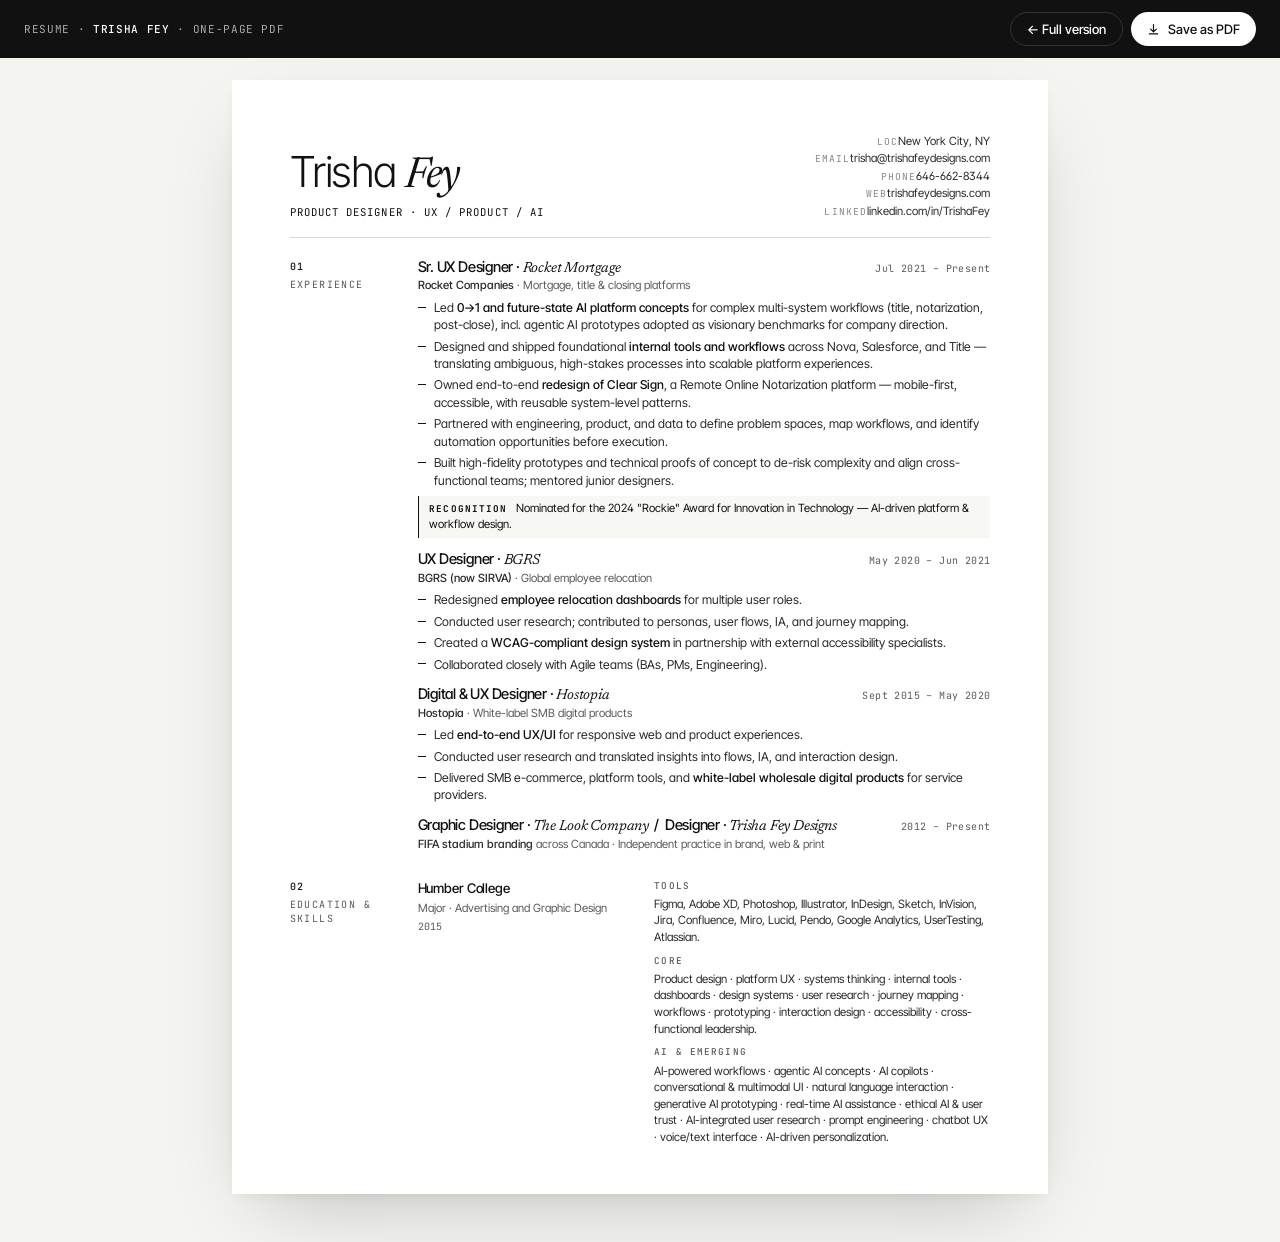
<file: resume-print.html>
<!doctype html>
<html lang="en">
<head>
<meta charset="utf-8" />
<meta name="viewport" content="width=device-width, initial-scale=1" />
<title>Trisha Fey — Resume (PDF)</title>
<link rel="preconnect" href="https://fonts.googleapis.com" />
<link rel="preconnect" href="https://fonts.gstatic.com" crossorigin />
<link href="https://fonts.googleapis.com/css2?family=Inter+Tight:wght@300;400;500;600&family=Newsreader:ital,wght@0,400;1,400&family=JetBrains+Mono:wght@400;500&display=swap" rel="stylesheet" />
<style>
  :root {
    --ink: #111111;
    --ink-2: #2a2a2a;
    --muted: #5a5a5a;
    --muted-2: #888;
    --line: #d8d8d8;
    --accent: #111111;
    --font-sans: "Inter Tight", -apple-system, BlinkMacSystemFont, "Helvetica Neue", Arial, sans-serif;
    --font-mono: "JetBrains Mono", ui-monospace, "SF Mono", Menlo, monospace;
  }
  * { box-sizing: border-box; margin: 0; padding: 0; }
  html, body { background: #f4f4f0; }
  body {
    font-family: var(--font-sans);
    color: var(--ink);
    -webkit-font-smoothing: antialiased;
    text-rendering: optimizeLegibility;
    font-feature-settings: "ss01", "cv11";
  }
  a { color: inherit; text-decoration: none; }

  /* ============ Toolbar (screen only) ============ */
  .pdf-toolbar {
    position: fixed; top: 0; left: 0; right: 0;
    background: #111;
    color: #fff;
    padding: 12px 24px;
    display: flex;
    justify-content: space-between;
    align-items: center;
    gap: 16px;
    z-index: 100;
    font-size: 13px;
  }
  .pdf-toolbar__title { font-family: var(--font-mono); letter-spacing: 0.06em; text-transform: uppercase; font-size: 11px; color: #aaa; }
  .pdf-toolbar__title strong { color: #fff; font-weight: 500; }
  .pdf-toolbar__actions { display: flex; gap: 8px; }
  .pdf-btn {
    background: #fff; color: #111;
    border: none; cursor: pointer;
    padding: 8px 16px; border-radius: 999px;
    font-family: var(--font-sans);
    font-size: 13px; font-weight: 500;
    display: inline-flex; align-items: center; gap: 8px;
    transition: transform .15s, background .15s;
  }
  .pdf-btn:hover { transform: translateY(-1px); }
  .pdf-btn--ghost {
    background: transparent; color: #fff;
    border: 1px solid #333;
  }
  .pdf-btn--ghost:hover { background: #222; border-color: #555; }
  .pdf-btn svg { width: 13px; height: 13px; }

  /* ============ Page (one-pager) ============ */
  .page-wrap {
    padding: 80px 24px 48px;
    display: flex;
    justify-content: center;
  }
  .page {
    width: 8.5in;
    min-height: 11in;
    background: #fff;
    padding: 0.55in 0.6in 0.5in;
    box-shadow: 0 30px 80px -30px rgba(0,0,0,0.25), 0 4px 14px -6px rgba(0,0,0,0.1);
    font-size: 9.6pt;
    line-height: 1.42;
    color: var(--ink-2);
    display: flex;
    flex-direction: column;
    gap: 16pt;
  }

  /* ============ Header ============ */
  .pg-head {
    display: grid;
    grid-template-columns: 1fr auto;
    align-items: end;
    gap: 24pt;
    padding-bottom: 12pt;
    border-bottom: 0.75pt solid var(--line);
  }
  .pg-head__name {
    font-size: 32pt;
    line-height: 0.95;
    letter-spacing: -0.035em;
    font-weight: 300;
    color: var(--ink);
  }
  .pg-head__name em {
    font-family: "Newsreader", Georgia, serif;
    font-style: italic; font-weight: 400;
    color: var(--accent);
  }
  .pg-head__title {
    font-family: var(--font-mono);
    font-size: 8pt;
    letter-spacing: 0.1em;
    text-transform: uppercase;
    color: var(--ink);
    margin-top: 6pt;
  }
  .pg-head__contact {
    text-align: right;
    font-size: 8.5pt;
    line-height: 1.55;
    color: var(--ink-2);
  }
  .pg-head__contact-label {
    font-family: var(--font-mono);
    font-size: 7.2pt;
    letter-spacing: 0.12em;
    text-transform: uppercase;
    color: var(--muted-2);
    display: inline-block;
    width: 50pt;
  }

  /* ============ Section ============ */
  .pg-sec {
    display: grid;
    grid-template-columns: 76pt 1fr;
    gap: 20pt;
  }
  .pg-sec__label {
    font-family: var(--font-mono);
    font-size: 7.5pt;
    letter-spacing: 0.14em;
    text-transform: uppercase;
    color: var(--muted);
    padding-top: 1pt;
  }
  .pg-sec__label-num {
    display: block;
    color: var(--ink);
    font-weight: 500;
    margin-bottom: 3pt;
  }

  /* ============ Job ============ */
  .pg-job + .pg-job { margin-top: 10pt; }
  .pg-job__head {
    display: grid;
    grid-template-columns: 1fr auto;
    gap: 12pt;
    align-items: baseline;
  }
  .pg-job__role {
    font-size: 11pt;
    letter-spacing: -0.015em;
    font-weight: 500;
    color: var(--ink);
    line-height: 1.2;
  }
  .pg-job__role em {
    font-family: "Newsreader", Georgia, serif;
    font-style: italic; font-weight: 400;
    color: var(--accent);
  }
  .pg-job__dates {
    font-family: var(--font-mono);
    font-size: 7.5pt;
    color: var(--muted);
    letter-spacing: 0.04em;
    white-space: nowrap;
  }
  .pg-job__company {
    font-size: 8.5pt;
    color: var(--muted);
    margin-bottom: 4pt;
  }
  .pg-job__company strong { color: var(--ink-2); font-weight: 500; }
  .pg-job ul {
    list-style: none;
    display: flex;
    flex-direction: column;
    gap: 3pt;
  }
  .pg-job li {
    position: relative;
    padding-left: 12pt;
    font-size: 9.2pt;
    line-height: 1.42;
    color: var(--ink-2);
  }
  .pg-job li::before {
    content: "";
    position: absolute;
    left: 0; top: 0.65em;
    width: 6pt; height: 0.5pt;
    background: var(--ink);
  }
  .pg-job li strong { color: var(--ink); font-weight: 500; }

  .pg-job__recog {
    margin-top: 5pt;
    padding: 4pt 8pt;
    border-left: 1.2pt solid var(--ink);
    font-size: 8.5pt;
    line-height: 1.4;
    color: var(--ink);
    background: #f7f7f4;
  }
  .pg-job__recog strong {
    font-family: var(--font-mono);
    font-size: 7pt;
    letter-spacing: 0.12em;
    text-transform: uppercase;
    color: var(--ink);
    display: inline-block;
    margin-right: 6pt;
  }

  /* ============ Education + Skills (combined row) ============ */
  .pg-row {
    display: grid;
    grid-template-columns: 1fr 1.6fr;
    gap: 20pt;
    align-items: start;
  }
  .pg-edu__school {
    font-size: 10pt;
    font-weight: 500;
    color: var(--ink);
    letter-spacing: -0.01em;
  }
  .pg-edu__major {
    font-size: 8.5pt;
    color: var(--muted);
    margin-top: 2pt;
  }
  .pg-edu__year {
    font-family: var(--font-mono);
    font-size: 7.5pt;
    color: var(--muted);
    margin-top: 3pt;
  }

  .pg-skill { margin-bottom: 6pt; }
  .pg-skill:last-child { margin-bottom: 0; }
  .pg-skill h4 {
    font-family: var(--font-mono);
    font-size: 7pt;
    letter-spacing: 0.12em;
    text-transform: uppercase;
    color: var(--muted);
    font-weight: 500;
    margin-bottom: 3pt;
  }
  .pg-skill p {
    font-size: 8.6pt;
    line-height: 1.45;
    color: var(--ink-2);
  }

  /* ============ PRINT ============ */
  @page {
    size: Letter;
    margin: 0;
  }
  @media print {
    html, body { background: #fff; }
    .pdf-toolbar { display: none !important; }
    .page-wrap { padding: 0; }
    .page {
      width: 100%;
      min-height: auto;
      box-shadow: none;
      padding: 0.5in 0.55in;
      page-break-after: avoid;
    }
    a { color: inherit !important; }
  }

  /* ============ Mobile screen view ============ */
  @media (max-width: 900px) {
    .page-wrap { padding: 80px 0 24px; }
    .page {
      width: 100%;
      min-height: auto;
      padding: 28px 24px;
      font-size: 11pt;
    }
    .pg-head { grid-template-columns: 1fr; gap: 14pt; }
    .pg-head__contact { text-align: left; }
    .pg-sec { grid-template-columns: 1fr; gap: 8pt; }
    .pg-row { grid-template-columns: 1fr; gap: 14pt; }
  }
</style>
</head>
<body>

<div class="pdf-toolbar">
  <div class="pdf-toolbar__title">Resume · <strong>Trisha Fey</strong> · One-page PDF</div>
  <div class="pdf-toolbar__actions">
    <a class="pdf-btn pdf-btn--ghost" href="resume.html">← Full version</a>
    <button class="pdf-btn" type="button" onclick="window.print()">
      <svg viewBox="0 0 16 16" fill="none"><path d="M8 2v9m0 0l3.5-3.5M8 11L4.5 7.5M3 13.5h10" stroke="currentColor" stroke-width="1.5" stroke-linecap="round" stroke-linejoin="round"/></svg>
      Save as PDF
    </button>
  </div>
</div>

<div class="page-wrap">
  <article class="page">

    <header class="pg-head">
      <div>
        <h1 class="pg-head__name">Trisha <em>Fey</em></h1>
        <div class="pg-head__title">Product Designer · UX / Product / AI</div>
      </div>
      <div class="pg-head__contact">
        <div><span class="pg-head__contact-label">Loc</span>New York City, NY</div>
        <div><span class="pg-head__contact-label">Email</span><a href="mailto:trisha@trishafeydesigns.com">trisha@trishafeydesigns.com</a></div>
        <div><span class="pg-head__contact-label">Phone</span>646-662-8344</div>
        <div><span class="pg-head__contact-label">Web</span>trishafeydesigns.com</div>
        <div><span class="pg-head__contact-label">Linked</span>linkedin.com/in/TrishaFey</div>
      </div>
    </header>

    <!-- ============ EXPERIENCE ============ -->
    <section class="pg-sec">
      <div class="pg-sec__label"><span class="pg-sec__label-num">01</span>Experience</div>
      <div>

        <article class="pg-job">
          <div class="pg-job__head">
            <div class="pg-job__role">Sr. UX Designer · <em>Rocket Mortgage</em></div>
            <div class="pg-job__dates">Jul 2021 – Present</div>
          </div>
          <div class="pg-job__company"><strong>Rocket Companies</strong> · Mortgage, title &amp; closing platforms</div>
          <ul>
            <li>Led <strong>0→1 and future-state AI platform concepts</strong> for complex multi-system workflows (title, notarization, post-close), incl. agentic AI prototypes adopted as visionary benchmarks for company direction.</li>
            <li>Designed and shipped foundational <strong>internal tools and workflows</strong> across Nova, Salesforce, and Title — translating ambiguous, high-stakes processes into scalable platform experiences.</li>
            <li>Owned end-to-end <strong>redesign of Clear Sign</strong>, a Remote Online Notarization platform — mobile-first, accessible, with reusable system-level patterns.</li>
            <li>Partnered with engineering, product, and data to define problem spaces, map workflows, and identify automation opportunities before execution.</li>
            <li>Built high-fidelity prototypes and technical proofs of concept to de-risk complexity and align cross-functional teams; mentored junior designers.</li>
          </ul>
          <div class="pg-job__recog"><strong>Recognition</strong>Nominated for the 2024 "Rockie" Award for Innovation in Technology — AI-driven platform &amp; workflow design.</div>
        </article>

        <article class="pg-job">
          <div class="pg-job__head">
            <div class="pg-job__role">UX Designer · <em>BGRS</em></div>
            <div class="pg-job__dates">May 2020 – Jun 2021</div>
          </div>
          <div class="pg-job__company"><strong>BGRS (now SIRVA)</strong> · Global employee relocation</div>
          <ul>
            <li>Redesigned <strong>employee relocation dashboards</strong> for multiple user roles.</li>
            <li>Conducted user research; contributed to personas, user flows, IA, and journey mapping.</li>
            <li>Created a <strong>WCAG-compliant design system</strong> in partnership with external accessibility specialists.</li>
            <li>Collaborated closely with Agile teams (BAs, PMs, Engineering).</li>
          </ul>
        </article>

        <article class="pg-job">
          <div class="pg-job__head">
            <div class="pg-job__role">Digital &amp; UX Designer · <em>Hostopia</em></div>
            <div class="pg-job__dates">Sept 2015 – May 2020</div>
          </div>
          <div class="pg-job__company"><strong>Hostopia</strong> · White-label SMB digital products</div>
          <ul>
            <li>Led <strong>end-to-end UX/UI</strong> for responsive web and product experiences.</li>
            <li>Conducted user research and translated insights into flows, IA, and interaction design.</li>
            <li>Delivered SMB e-commerce, platform tools, and <strong>white-label wholesale digital products</strong> for service providers.</li>
          </ul>
        </article>

        <article class="pg-job">
          <div class="pg-job__head">
            <div class="pg-job__role">Graphic Designer · <em>The Look Company</em> &nbsp;/&nbsp; Designer · <em>Trisha Fey Designs</em></div>
            <div class="pg-job__dates">2012 – Present</div>
          </div>
          <div class="pg-job__company"><strong>FIFA stadium branding</strong> across Canada · Independent practice in brand, web &amp; print</div>
        </article>

      </div>
    </section>

    <!-- ============ EDUCATION + SKILLS ============ -->
    <section class="pg-sec">
      <div class="pg-sec__label"><span class="pg-sec__label-num">02</span>Education &amp; skills</div>
      <div class="pg-row">

        <div>
          <div class="pg-edu__school">Humber College</div>
          <div class="pg-edu__major">Major · Advertising and Graphic Design</div>
          <div class="pg-edu__year">2015</div>
        </div>

        <div>
          <div class="pg-skill">
            <h4>Tools</h4>
            <p>Figma, Adobe XD, Photoshop, Illustrator, InDesign, Sketch, InVision, Jira, Confluence, Miro, Lucid, Pendo, Google Analytics, UserTesting, Atlassian.</p>
          </div>
          <div class="pg-skill">
            <h4>Core</h4>
            <p>Product design · platform UX · systems thinking · internal tools · dashboards · design systems · user research · journey mapping · workflows · prototyping · interaction design · accessibility · cross-functional leadership.</p>
          </div>
          <div class="pg-skill">
            <h4>AI &amp; emerging</h4>
            <p>AI-powered workflows · agentic AI concepts · AI copilots · conversational &amp; multimodal UI · natural language interaction · generative AI prototyping · real-time AI assistance · ethical AI &amp; user trust · AI-integrated user research · prompt engineering · chatbot UX · voice/text interface · AI-driven personalization.</p>
          </div>
        </div>

      </div>
    </section>

  </article>
</div>

<script>
  if (location.hash === '#print') {
    setTimeout(() => window.print(), 350);
  }
</script>

</body>
</html>
</file>
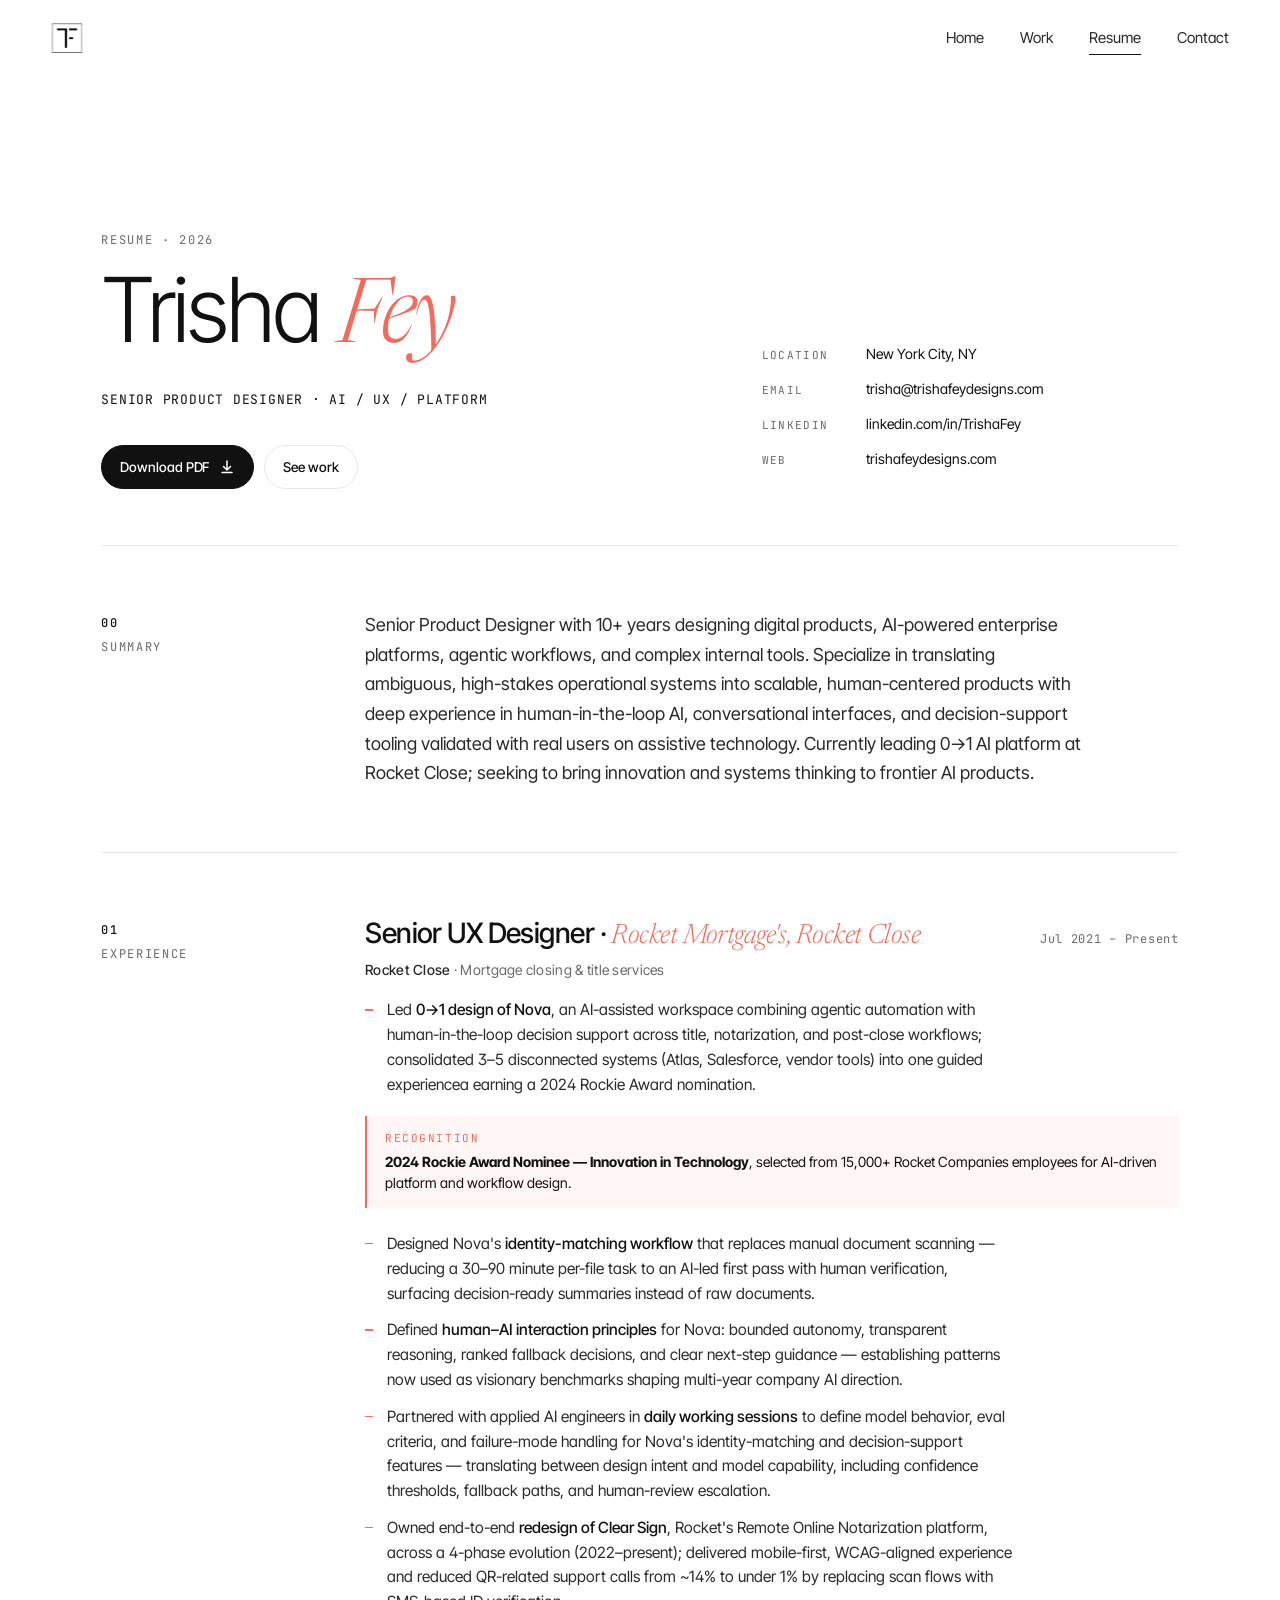
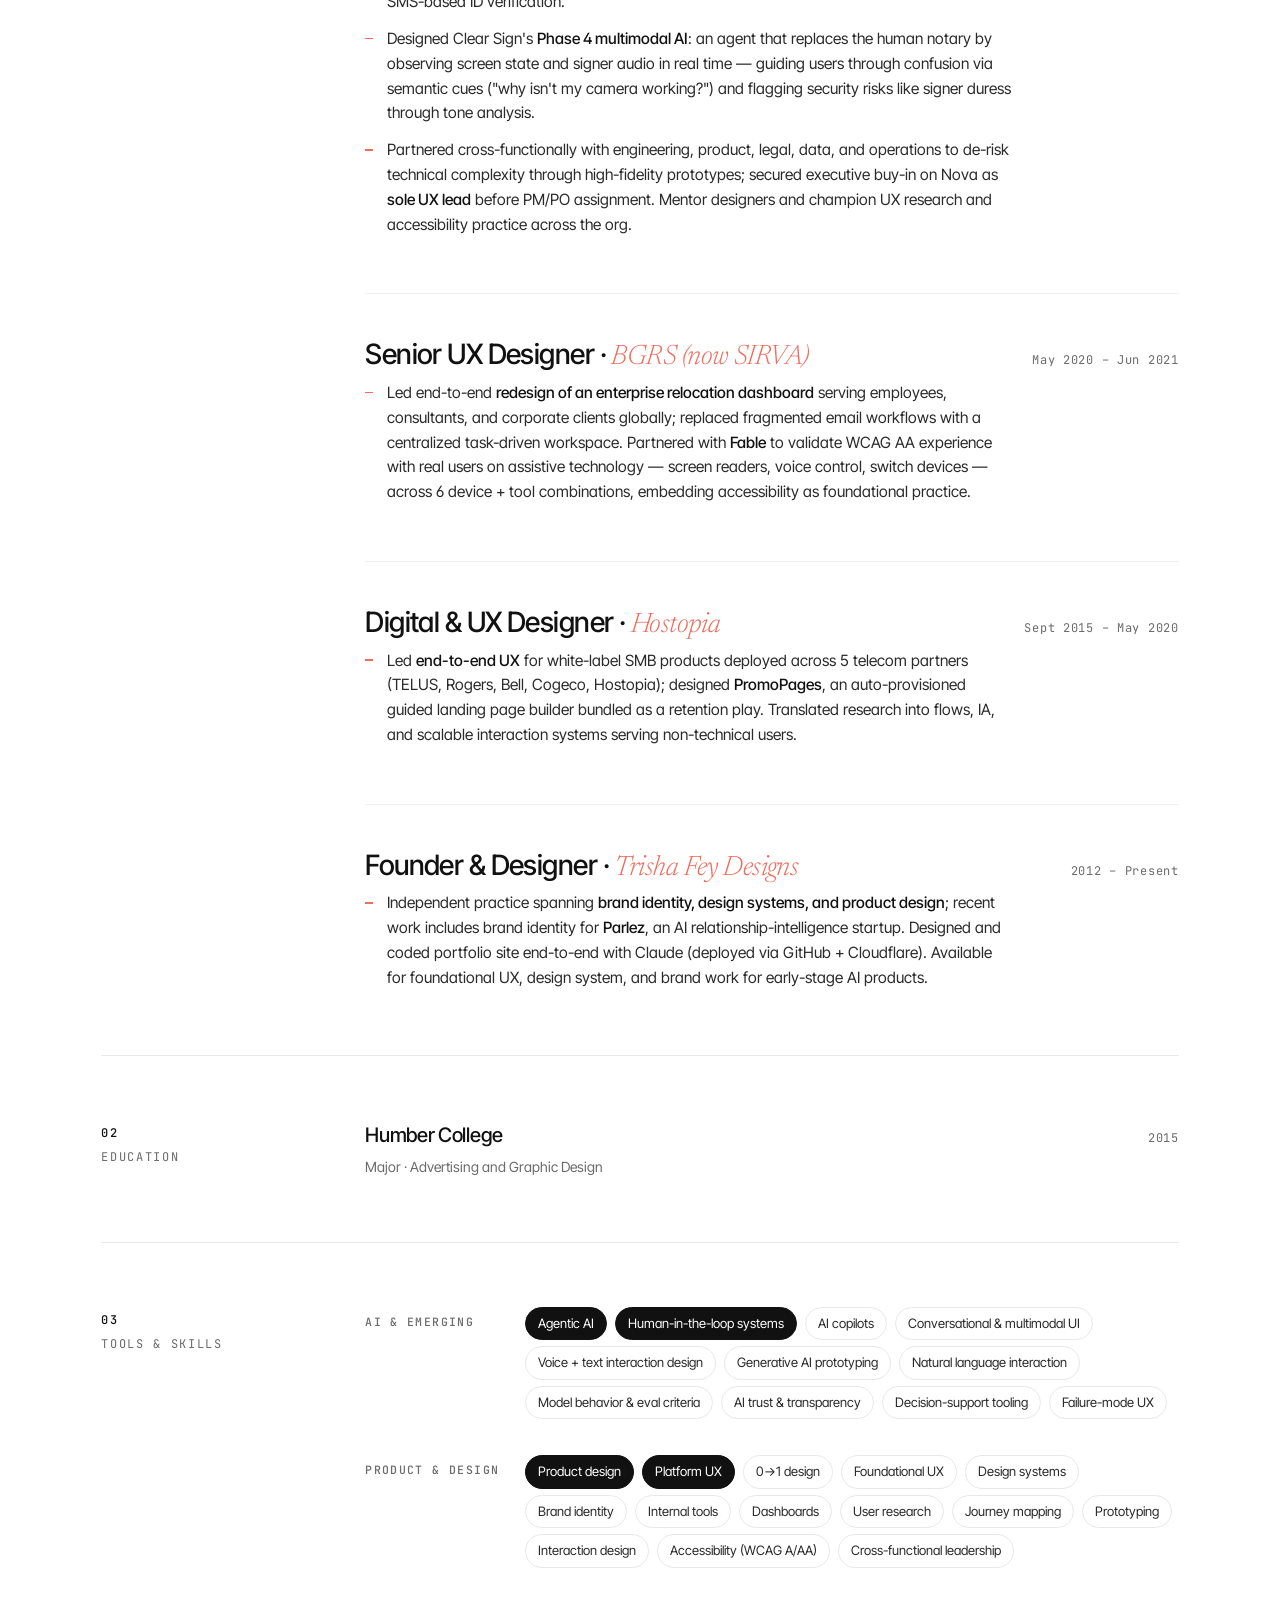
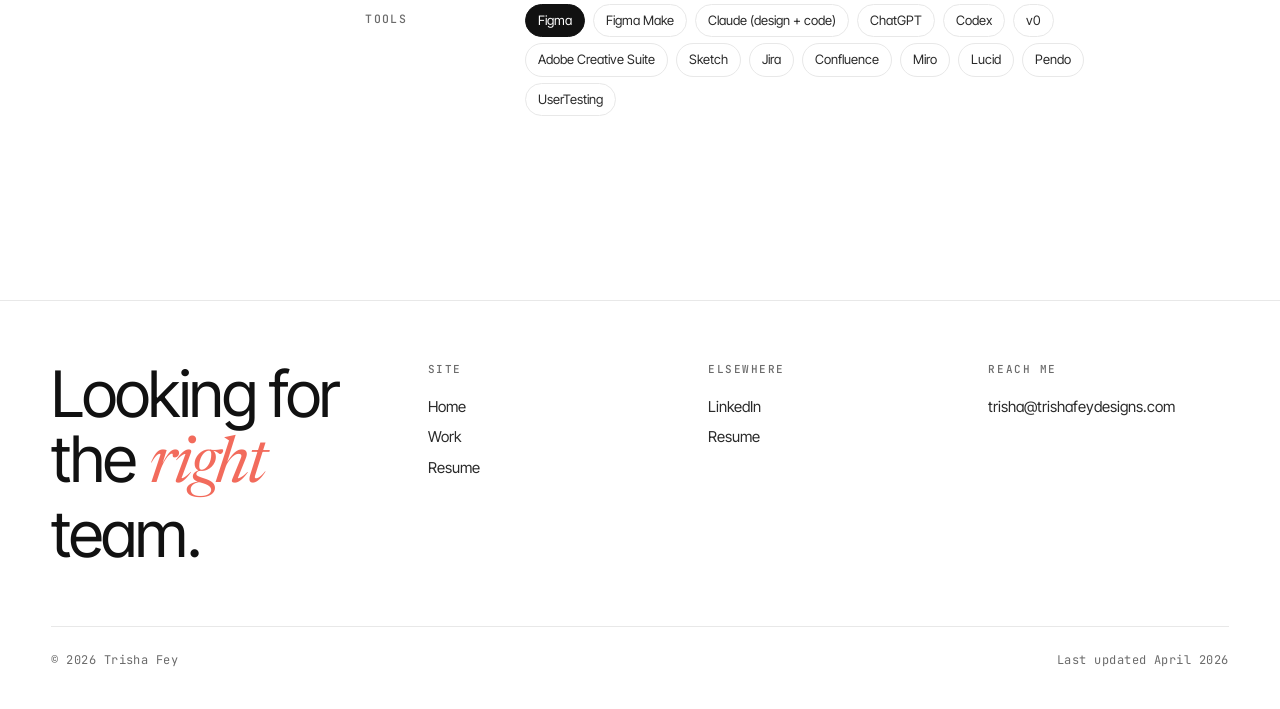
<file: resume.html>
<!doctype html>
<html lang="en">
<head>

<!-- Google tag (gtag.js) -->
<script async src="https://www.googletagmanager.com/gtag/js?id=G-437LB5DVLY"></script>
<script>
  window.dataLayer = window.dataLayer || [];
  function gtag(){dataLayer.push(arguments);}
  gtag('js', new Date());
  gtag('config', 'G-437LB5DVLY');
</script>

<meta charset="utf-8" />
<meta name="viewport" content="width=device-width, initial-scale=1" />
<title>Resume — Trisha Fey</title>
<link rel="preconnect" href="https://fonts.googleapis.com" />
<link rel="preconnect" href="https://fonts.gstatic.com" crossorigin />
<link href="https://fonts.googleapis.com/css2?family=Inter+Tight:wght@300;400;500;600&family=Newsreader:ital,wght@0,300;0,400;1,300;1,400&family=JetBrains+Mono:wght@400;500&display=swap" rel="stylesheet" />
<link rel="stylesheet" href="css/cs-shared.css" />
<style>
  body { background: var(--paper); }

  .res {
    max-width: 1180px;
    margin: 0 auto;
    padding: clamp(40px, 6vw, 80px) var(--gutter) 120px;
  }

  /* ===== Header ===== */
  .res-head {
    display: grid;
    grid-template-columns: 1.4fr 1fr;
    gap: clamp(40px, 6vw, 96px);
    align-items: end;
    padding: clamp(40px, 6vw, 80px) 0 clamp(36px, 4.5vw, 56px);
    border-bottom: 1px solid var(--line);
  }
  .res-head__lead { display: flex; flex-direction: column; gap: 18px; }
  .res-head__eyebrow {
    font-family: var(--font-mono);
    font-size: 12px;
    color: var(--muted);
    letter-spacing: 0.14em;
    text-transform: uppercase;
  }
  .res-head__name {
    font-size: clamp(48px, 7vw, 96px);
    line-height: 0.96;
    letter-spacing: -0.04em;
    font-weight: 300;
    margin: 0;
  }
  .res-head__name em {
    font-family: "Newsreader", Georgia, serif;
    font-style: italic;
    font-weight: 300;
    color: var(--accent);
  }
  .res-head__title {
    font-family: var(--font-mono);
    font-size: 13px;
    color: var(--ink);
    letter-spacing: 0.06em;
    text-transform: uppercase;
    margin-top: 8px;
  }

  .res-head__meta {
    display: flex;
    flex-direction: column;
    gap: 14px;
    font-size: 14px;
    color: var(--ink-2);
    line-height: 1.5;
    padding-bottom: 6px;
  }
  .res-head__meta-row {
    display: grid;
    grid-template-columns: 88px 1fr;
    gap: 16px;
    align-items: baseline;
  }
  .res-head__meta-row dt {
    font-family: var(--font-mono);
    font-size: 11px;
    color: var(--muted);
    letter-spacing: 0.12em;
    text-transform: uppercase;
    margin: 0;
  }
  .res-head__meta-row dd {
    margin: 0;
    color: var(--ink);
  }
  .res-head__meta-row a:hover { color: var(--accent); text-decoration: underline; text-underline-offset: 3px; }

  .res-actions {
    display: flex;
    gap: 10px;
    flex-wrap: wrap;
    margin-top: 18px;
  }
  .res-actions .btn {
    padding: 11px 18px;
    font-size: 13.5px;
    border-radius: 999px;
  }
  .res-actions .btn--ghost {
    background: transparent;
    color: var(--ink);
    border-color: var(--line);
  }
  .res-actions .btn--ghost:hover { border-color: var(--ink); background: var(--ink); color: #fff; }

  /* ===== Section ===== */
  .res-sec {
    display: grid;
    grid-template-columns: 200px 1fr;
    gap: clamp(28px, 5vw, 80px);
    padding: clamp(36px, 5vw, 64px) 0;
    border-bottom: 1px solid var(--line);
  }
  .res-sec:last-of-type { border-bottom: none; }
  .res-sec__label {
    font-family: var(--font-mono);
    font-size: 12px;
    color: var(--muted);
    letter-spacing: 0.14em;
    text-transform: uppercase;
    padding-top: 4px;
  }
  .res-sec__label-num {
    display: block;
    color: var(--ink);
    font-weight: 500;
    margin-bottom: 6px;
  }

  /* ===== Summary ===== */
  .res-summary {
    font-size: clamp(16px, 1.4vw, 18px);
    line-height: 1.65;
    color: var(--ink-2);
    max-width: 72ch;
    margin: 0;
  }

  /* ===== Job ===== */
  .res-job + .res-job {
    margin-top: clamp(36px, 4.5vw, 56px);
    padding-top: clamp(28px, 3.6vw, 44px);
    border-top: 1px solid var(--line-2);
  }
  .res-job__head {
    display: grid;
    grid-template-columns: 1fr auto;
    gap: 24px;
    align-items: baseline;
    margin-bottom: 6px;
  }
  .res-job__role {
    font-size: clamp(22px, 2.4vw, 28px);
    line-height: 1.2;
    letter-spacing: -0.02em;
    font-weight: 500;
    color: var(--ink);
    margin: 0;
  }
  .res-job__role em {
    font-family: "Newsreader", Georgia, serif;
    font-style: italic;
    font-weight: 300;
    color: var(--accent);
  }
  .res-job__dates {
    font-family: var(--font-mono);
    font-size: 12px;
    color: var(--muted);
    letter-spacing: 0.06em;
    white-space: nowrap;
  }
  .res-job__company {
    font-size: 14px;
    color: var(--muted);
    letter-spacing: 0.02em;
    margin: 0 0 18px;
  }
  .res-job__company strong { color: var(--ink-2); font-weight: 500; }

  .res-job__bullets {
    list-style: none;
    margin: 0;
    padding: 0;
    display: flex;
    flex-direction: column;
    gap: 12px;
  }
  .res-job__bullets li {
    position: relative;
    padding-left: 22px;
    font-size: 15.5px;
    line-height: 1.6;
    color: var(--ink-2);
    max-width: 72ch;
  }
  .res-job__bullets li::before {
    content: "";
    position: absolute;
    left: 0; top: 0.7em;
    width: 8px; height: 1.5px;
    background: var(--accent);
  }
  .res-job__bullets li strong {
    color: var(--ink);
    font-weight: 500;
  }

  .res-job__recog {
    margin-top: 18px;
    padding: 14px 18px;
    border-left: 2px solid var(--accent);
    background: color-mix(in oklab, var(--accent) 6%, transparent);
    font-size: 14px;
    color: var(--ink);
    line-height: 1.55;
  }
  .res-job__recog-label {
    display: block;
    font-family: var(--font-mono);
    font-size: 11px;
    color: var(--accent);
    letter-spacing: 0.14em;
    text-transform: uppercase;
    margin-bottom: 4px;
  }

  /* ===== Skills ===== */
  .res-skills { display: flex; flex-direction: column; gap: clamp(24px, 3vw, 36px); }
  .res-skill__group { display: grid; grid-template-columns: 140px 1fr; gap: 20px; }
  .res-skill__group h4 {
    font-family: var(--font-mono);
    font-size: 11.5px;
    color: var(--muted);
    letter-spacing: 0.12em;
    text-transform: uppercase;
    font-weight: 500;
    margin: 6px 0 0;
  }
  .res-skill__chips {
    display: flex;
    flex-wrap: wrap;
    gap: 6px 8px;
    margin: 0;
    padding: 0;
    list-style: none;
  }
  .res-skill__chips li {
    border: 1px solid var(--line);
    border-radius: 999px;
    padding: 6px 12px;
    font-size: 13px;
    color: var(--ink-2);
    background: var(--paper);
    transition: border-color .15s, color .15s;
  }
  .res-skill__chips li:hover { border-color: var(--ink); color: var(--ink); }
  .res-skill__chips li[data-strong="true"] {
    background: var(--ink);
    color: #fff;
    border-color: var(--ink);
  }

  /* ===== Education ===== */
  .res-edu {
    display: grid;
    grid-template-columns: 1fr auto;
    gap: 24px;
    align-items: baseline;
  }
  .res-edu__school {
    font-size: 20px;
    letter-spacing: -0.015em;
    margin: 0 0 4px;
    font-weight: 500;
  }
  .res-edu__major { color: var(--muted); font-size: 14px; }
  .res-edu__year {
    font-family: var(--font-mono);
    font-size: 12px;
    color: var(--muted);
    letter-spacing: 0.06em;
  }

  /* ===== Mobile ===== */
  @media (max-width: 820px) {
    .res-head { grid-template-columns: 1fr; gap: 28px; }
    .res-sec { grid-template-columns: 1fr; gap: 18px; }
    .res-skill__group { grid-template-columns: 1fr; gap: 10px; }
    .res-job__head { grid-template-columns: 1fr; }
    .res-job__dates { order: -1; }
  }

  /* ===== Print ===== */
  @media print {
    .nav, .home-foot, .res-actions { display: none !important; }
    body { font-size: 11pt; }
    .res { padding: 0; max-width: none; }
    .res-head { padding-top: 0; }
    .res-sec { padding: 18pt 0; break-inside: avoid; }
    .res-job { break-inside: avoid; }
    .res-job__bullets li { font-size: 10.5pt; }
    a { color: inherit !important; text-decoration: none !important; }
  }
</style>
</head>
<body>

<nav class="nav" id="nav">
  <a class="nav__logo" href="index.html"><img class="nav__logo-mark" src="assets/tf-logo.svg" alt="Trisha Fey" /></a>
  <div class="nav__links">
    <a href="index.html">Home</a>
    <a href="work.html">Work</a>
    <a href="resume.html" class="active">Resume</a>
    <a href="mailto:trisha@trishafeydesigns.com">Contact</a>
  </div>
</nav>

<main class="res">

  <!-- ============ HEADER ============ -->
  <header class="res-head">
    <div class="res-head__lead">
      <span class="res-head__eyebrow">Resume · 2026</span>
      <h1 class="res-head__name">Trisha <em>Fey</em></h1>
      <div class="res-head__title">Senior Product Designer · AI / UX / Platform</div>
      <div class="res-actions">
        <a class="btn" href="assets/trish-fejdasz-resume-2026.pdf" download="trish-fejdasz-resume-2026.pdf">
          Download PDF
          <svg class="arrow" viewBox="0 0 16 16" fill="none"><path d="M8 2v9m0 0l3.5-3.5M8 11L4.5 7.5M3 13.5h10" stroke="currentColor" stroke-width="1.5" stroke-linecap="round" stroke-linejoin="round"/></svg>
        </a>
        <a class="btn btn--ghost" href="work.html">See work</a>
      </div>
    </div>
    <dl class="res-head__meta">
      <div class="res-head__meta-row"><dt>Location</dt><dd>New York City, NY</dd></div>
      <div class="res-head__meta-row"><dt>Email</dt><dd><a href="mailto:trisha@trishafeydesigns.com">trisha@trishafeydesigns.com</a></dd></div>
      <div class="res-head__meta-row"><dt>LinkedIn</dt><dd><a href="https://linkedin.com/in/TrishaFey" target="_blank" rel="noopener">linkedin.com/in/TrishaFey</a></dd></div>
      <div class="res-head__meta-row"><dt>Web</dt><dd><a href="https://trishafeydesigns.com" target="_blank" rel="noopener">trishafeydesigns.com</a></dd></div>
    </dl>
  </header>

  <!-- ============ SUMMARY ============ -->
  <section class="res-sec">
    <div class="res-sec__label"><span class="res-sec__label-num">00</span>Summary</div>
    <p class="res-summary">
      Senior Product Designer with 10+ years designing digital products, AI-powered enterprise platforms, agentic workflows, and complex internal tools. Specialize in translating ambiguous, high-stakes operational systems into scalable, human-centered products with deep experience in human-in-the-loop AI, conversational interfaces, and decision-support tooling validated with real users on assistive technology. Currently leading 0→1 AI platform at Rocket Close; seeking to bring innovation and systems thinking to frontier AI products.
    </p>
  </section>

  <!-- ============ EXPERIENCE ============ -->
  <section class="res-sec">
    <div class="res-sec__label"><span class="res-sec__label-num">01</span>Experience</div>
    <div>

      <article class="res-job">
        <div class="res-job__head">
          <h3 class="res-job__role">Senior UX Designer · <em>Rocket Mortgage's, Rocket Close</em></h3>
          <div class="res-job__dates">Jul 2021 – Present</div>
        </div>
        <p class="res-job__company"><strong>Rocket Close</strong> · Mortgage closing &amp; title services</p>
        <ul class="res-job__bullets">
          <li>Led <strong>0→1 design of Nova</strong>, an AI-assisted workspace combining agentic automation with human-in-the-loop decision support across title, notarization, and post-close workflows; consolidated 3–5 disconnected systems (Atlas, Salesforce, vendor tools) into one guided experiencea earning a 2024 Rockie Award nomination.</li>
        </ul>
        <div class="res-job__recog">
          <span class="res-job__recog-label">Recognition</span>
          <strong>2024 Rockie Award Nominee — Innovation in Technology</strong>, selected from 15,000+ Rocket Companies employees for AI-driven platform and workflow design.
        </div> <br>
        <ul class="res-job__bullets">
          <li>Designed Nova's <strong>identity-matching workflow</strong> that replaces manual document scanning — reducing a 30–90 minute per-file task to an AI-led first pass with human verification, surfacing decision-ready summaries instead of raw documents.</li>
          <li>Defined <strong>human–AI interaction principles</strong> for Nova: bounded autonomy, transparent reasoning, ranked fallback decisions, and clear next-step guidance — establishing patterns now used as visionary benchmarks shaping multi-year company AI direction.</li>
          <li>Partnered with applied AI engineers in <strong>daily working sessions</strong> to define model behavior, eval criteria, and failure-mode handling for Nova's identity-matching and decision-support features — translating between design intent and model capability, including confidence thresholds, fallback paths, and human-review escalation.</li>
          <li>Owned end-to-end <strong>redesign of Clear Sign</strong>, Rocket's Remote Online Notarization platform, across a 4-phase evolution (2022–present); delivered mobile-first, WCAG-aligned experience and reduced QR-related support calls from ~14% to under 1% by replacing scan flows with SMS-based ID verification.</li>
          <li>Designed Clear Sign's <strong>Phase 4 multimodal AI</strong>: an agent that replaces the human notary by observing screen state and signer audio in real time — guiding users through confusion via semantic cues ("why isn't my camera working?") and flagging security risks like signer duress through tone analysis.</li>
          <li>Partnered cross-functionally with engineering, product, legal, data, and operations to de-risk technical complexity through high-fidelity prototypes; secured executive buy-in on Nova as <strong>sole UX lead</strong> before PM/PO assignment. Mentor designers and champion UX research and accessibility practice across the org.</li>
        </ul>
      </article>

      <article class="res-job">
        <div class="res-job__head">
          <h3 class="res-job__role">Senior UX Designer · <em>BGRS (now SIRVA)</em></h3>
          <div class="res-job__dates">May 2020 – Jun 2021</div>
        </div>
        <ul class="res-job__bullets">
          <li>Led end-to-end <strong>redesign of an enterprise relocation dashboard</strong> serving employees, consultants, and corporate clients globally; replaced fragmented email workflows with a centralized task-driven workspace. Partnered with <strong>Fable</strong> to validate WCAG AA experience with real users on assistive technology — screen readers, voice control, switch devices — across 6 device + tool combinations, embedding accessibility as foundational practice.</li>
        </ul>
      </article>

      <article class="res-job">
        <div class="res-job__head">
          <h3 class="res-job__role">Digital &amp; UX Designer · <em>Hostopia</em></h3>
          <div class="res-job__dates">Sept 2015 – May 2020</div>
        </div>
        <ul class="res-job__bullets">
          <li>Led <strong>end-to-end UX</strong> for white-label SMB products deployed across 5 telecom partners (TELUS, Rogers, Bell, Cogeco, Hostopia); designed <strong>PromoPages</strong>, an auto-provisioned guided landing page builder bundled as a retention play. Translated research into flows, IA, and scalable interaction systems serving non-technical users.</li>
        </ul>
      </article>

      <article class="res-job">
        <div class="res-job__head">
          <h3 class="res-job__role">Founder &amp; Designer · <em>Trisha Fey Designs</em></h3>
          <div class="res-job__dates">2012 – Present</div>
        </div>
        <ul class="res-job__bullets">
          <li>Independent practice spanning <strong>brand identity, design systems, and product design</strong>; recent work includes brand identity for <strong>Parlez</strong>, an AI relationship-intelligence startup. Designed and coded portfolio site end-to-end with Claude (deployed via GitHub + Cloudflare). Available for foundational UX, design system, and brand work for early-stage AI products.</li>
        </ul>
      </article>

    </div>
  </section>

  <!-- ============ EDUCATION ============ -->
  <section class="res-sec">
    <div class="res-sec__label"><span class="res-sec__label-num">02</span>Education</div>
    <div class="res-edu">
      <div>
        <h3 class="res-edu__school">Humber College</h3>
        <span class="res-edu__major">Major · Advertising and Graphic Design</span>
      </div>
      <div class="res-edu__year">2015</div>
    </div>
  </section>

  <!-- ============ TOOLS & SKILLS ============ -->
  <section class="res-sec">
    <div class="res-sec__label"><span class="res-sec__label-num">03</span>Tools &amp; skills</div>
    <div class="res-skills">

      <div class="res-skill__group">
        <h4>AI &amp; emerging</h4>
        <ul class="res-skill__chips">
          <li data-strong="true">Agentic AI</li>
          <li data-strong="true">Human-in-the-loop systems</li>
          <li>AI copilots</li>
          <li>Conversational &amp; multimodal UI</li>
          <li>Voice + text interaction design</li>
          <li>Generative AI prototyping</li>
          <li>Natural language interaction</li>
          <li>Model behavior &amp; eval criteria</li>
          <li>AI trust &amp; transparency</li>
          <li>Decision-support tooling</li>
          <li>Failure-mode UX</li>
        </ul>
      </div>

      <div class="res-skill__group">
        <h4>Product &amp; design</h4>
        <ul class="res-skill__chips">
          <li data-strong="true">Product design</li>
          <li data-strong="true">Platform UX</li>
          <li>0→1 design</li>
          <li>Foundational UX</li>
          <li>Design systems</li>
          <li>Brand identity</li>
          <li>Internal tools</li>
          <li>Dashboards</li>
          <li>User research</li>
          <li>Journey mapping</li>
          <li>Prototyping</li>
          <li>Interaction design</li>
          <li>Accessibility (WCAG A/AA)</li>
          <li>Cross-functional leadership</li>
        </ul>
      </div>

      <div class="res-skill__group">
        <h4>Tools</h4>
        <ul class="res-skill__chips">
          <li data-strong="true">Figma</li>
          <li>Figma Make</li>
          <li>Claude (design + code)</li>
          <li>ChatGPT</li>
          <li>Codex</li>
          <li>v0</li>
          <li>Adobe Creative Suite</li>
          <li>Sketch</li>
          <li>Jira</li>
          <li>Confluence</li>
          <li>Miro</li>
          <li>Lucid</li>
          <li>Pendo</li>
          <li>UserTesting</li>
        </ul>
      </div>

    </div>
  </section>

</main>

<footer class="home-foot">
  <div class="home-foot__top">
    <div class="home-foot__big">
      Looking for the <em>right</em> team.
    </div>
    <div class="home-foot__col">
      <h4>Site</h4>
      <a href="index.html">Home</a>
      <a href="work.html">Work</a>
      <a href="resume.html">Resume</a>
    </div>
    <div class="home-foot__col">
      <h4>Elsewhere</h4>
      <a href="https://www.linkedin.com/in/trishafey" target="_blank" rel="noopener">LinkedIn</a>
      <a href="assets/trish-fejdasz-resume-2026.pdf" download="trish-fejdasz-resume-2026.pdf" target="_blank" rel="noopener">Resume</a>
    </div>
    <div class="home-foot__col">
      <h4>Reach me</h4>
      <a href="mailto:trisha@trishafeydesigns.com">trisha@trishafeydesigns.com</a>
    </div>
  </div>
  <div class="home-foot__bottom">
    <span>© 2026 Trisha Fey</span>
    <span>Last updated April 2026</span>
  </div>
</footer>

<style>
  /* Footer styles — mirror index.html */
  .home-foot {
    border-top: 1px solid var(--line);
    padding: 60px var(--gutter) 40px;
  }
  .home-foot__top {
    display: grid;
    grid-template-columns: 1.4fr 1fr 1fr 1fr;
    gap: 40px;
    margin-bottom: 60px;
  }
  .home-foot__big {
    font-size: clamp(36px, 5vw, 64px);
    letter-spacing: -0.03em;
    line-height: 1.02;
    font-weight: 400;
  }
  .home-foot__big em {
    font-family: "Newsreader", Georgia, serif;
    font-style: italic;
    color: var(--accent);
  }
  .home-foot__col h4 {
    font-family: var(--font-mono);
    font-size: 11px;
    text-transform: uppercase;
    letter-spacing: 0.14em;
    color: var(--muted);
    margin-bottom: 14px;
    font-weight: 500;
  }
  .home-foot__col a {
    display: block;
    color: var(--ink-2);
    padding: 4px 0;
    font-size: 15px;
    transition: color .15s, transform .15s;
  }
  .home-foot__col a:hover { color: var(--ink); transform: translateX(3px); }
  .home-foot__bottom {
    display: flex;
    justify-content: space-between;
    align-items: center;
    color: var(--muted);
    font-family: var(--font-mono);
    font-size: 12px;
    letter-spacing: 0.04em;
    border-top: 1px solid var(--line);
    padding-top: 24px;
  }
  @media (max-width: 880px) {
    .home-foot__top { grid-template-columns: 1fr 1fr; }
  }
  @media (max-width: 540px) {
    .home-foot__top { grid-template-columns: 1fr; }
  }
</style>

<script>
  const nav = document.getElementById('nav');
  const onScroll = () => nav.classList.toggle('scrolled', window.scrollY > 8);
  window.addEventListener('scroll', onScroll, { passive: true });
  onScroll();
</script>

</body>
</html>
</file>
<file: css/cs-shared.css>
/* ====== Shared portfolio styles ====== */
:root {
  --ink: #111111;
  --ink-2: #2a2a2a;
  --muted: #6b6b6b;
  --muted-2: #9a9a9a;
  --line: #e8e8e8;
  --line-2: #f0f0f0;
  --paper: #ffffff;
  --paper-2: #fafafa;
  --accent: #F26B5C;
  --accent-ink: #ffffff;

  --font-sans: "Inter Tight", "Söhne", -apple-system, BlinkMacSystemFont, "Helvetica Neue", Arial, sans-serif;
  --font-mono: "JetBrains Mono", ui-monospace, "SF Mono", Menlo, monospace;

  --maxw: 1280px;
  --gutter: clamp(20px, 4vw, 56px);
}

* { box-sizing: border-box; }
html, body { margin: 0; padding: 0; }
body {
  font-family: var(--font-sans);
  color: var(--ink);
  background: var(--paper);
  -webkit-font-smoothing: antialiased;
  text-rendering: optimizeLegibility;
  font-feature-settings: "ss01", "cv11";
  font-size: 16px;
  line-height: 1.5;
}
img { max-width: 100%; display: block; }
a { color: inherit; text-decoration: none; }
button { font: inherit; cursor: pointer; }

/* ====== Nav ====== */
.nav {
  position: sticky;
  top: 0;
  z-index: 50;
  display: flex;
  align-items: center;
  justify-content: space-between;
  padding: 22px var(--gutter);
  background: rgba(255,255,255,0.85);
  backdrop-filter: saturate(140%) blur(10px);
  -webkit-backdrop-filter: saturate(140%) blur(10px);
  border-bottom: 1px solid transparent;
  transition: border-color .2s;
}
.nav.scrolled { border-bottom-color: var(--line); }
.nav__logo {
  font-weight: 600;
  font-size: 17px;
  letter-spacing: -0.01em;
  display: flex;
  align-items: center;
  gap: 10px;
}
.nav__logo-mark {
  width: 32px;
  height: 32px;
  display: block;
  transition: opacity .15s;
}
.nav__logo:hover .nav__logo-mark { opacity: 0.7; }
.nav__links {
  display: flex;
  gap: 36px;
  align-items: center;
  font-size: 15px;
  color: var(--ink-2);
}
.nav__links a {
  position: relative;
  transition: color .15s;
}
.nav__links a:hover { color: var(--ink); }
.nav__links a.active::after {
  content: "";
  position: absolute;
  left: 0; right: 0; bottom: -6px;
  height: 1.5px;
  background: var(--ink);
}

/* ====== Type ====== */
.eyebrow {
  font-size: 12px;
  font-weight: 500;
  letter-spacing: 0.14em;
  text-transform: uppercase;
  color: var(--muted);
  font-family: var(--font-mono);
}
h1, h2, h3, h4 { font-family: var(--font-sans); margin: 0; letter-spacing: -0.02em; font-weight: 500; }
.display {
  font-size: clamp(40px, 6.4vw, 88px);
  line-height: 1.02;
  letter-spacing: -0.035em;
  font-weight: 400;
}
.h1 { font-size: clamp(32px, 4.4vw, 56px); line-height: 1.05; letter-spacing: -0.03em; font-weight: 400; }
.h2 { font-size: clamp(26px, 3vw, 38px); line-height: 1.1; letter-spacing: -0.025em; font-weight: 500; }
.h3 { font-size: clamp(20px, 1.6vw, 24px); line-height: 1.25; letter-spacing: -0.015em; font-weight: 500; }
.body-lg { font-size: 19px; line-height: 1.55; color: var(--ink-2); }
.body { font-size: 16px; line-height: 1.6; color: var(--ink-2); }
.small { font-size: 13px; color: var(--muted); }
.mono { font-family: var(--font-mono); font-size: 12.5px; letter-spacing: 0.02em; }

/* ====== Buttons ====== */
.btn {
  display: inline-flex;
  align-items: center;
  gap: 10px;
  padding: 14px 22px;
  border-radius: 999px;
  border: 1px solid var(--ink);
  background: var(--ink);
  color: #fff;
  font-size: 15px;
  font-weight: 500;
  letter-spacing: -0.005em;
  transition: transform .15s ease, background .15s, color .15s;
}
.btn:hover { transform: translateY(-1px); background: var(--accent); border-color: var(--accent); color: var(--accent-ink); }
.btn .arrow {
  width: 16px; height: 16px;
  display: inline-block;
  transition: transform .2s;
}
.btn:hover .arrow { transform: translate(2px, -2px); }
.btn--ghost {
  background: transparent;
  color: var(--ink);
}
.btn--ghost:hover { background: var(--ink); color: #fff; }

/* ====== Layout ====== */
.container {
  max-width: var(--maxw);
  margin: 0 auto;
  padding: 0 var(--gutter);
}
.section { padding: clamp(56px, 9vw, 120px) 0; }

/* ====== Footer ====== */
.foot {
  border-top: 1px solid var(--line);
  padding: 48px var(--gutter) 36px;
  display: flex;
  justify-content: space-between;
  align-items: end;
  gap: 24px;
  flex-wrap: wrap;
  color: var(--muted);
  font-size: 14px;
}
.foot__title {
  font-size: clamp(28px, 4vw, 44px);
  letter-spacing: -0.025em;
  color: var(--ink);
  font-weight: 400;
  max-width: 22ch;
  line-height: 1.1;
}
.foot__meta { display: flex; gap: 32px; align-items: end; }
.foot__col { display: flex; flex-direction: column; gap: 4px; }
.foot__col a { color: var(--ink-2); }
.foot__col a:hover { color: var(--ink); }

/* ====== Placeholder image styling ====== */
.ph {
  background: var(--line-2);
  position: relative;
  overflow: hidden;
  display: flex;
  align-items: center;
  justify-content: center;
  color: var(--muted-2);
  font-family: var(--font-mono);
  font-size: 12px;
  letter-spacing: 0.04em;
  text-transform: uppercase;
}
.ph::before {
  content: "";
  position: absolute;
  inset: 0;
  background-image:
    linear-gradient(135deg, transparent 49.5%, rgba(0,0,0,0.04) 49.5%, rgba(0,0,0,0.04) 50.5%, transparent 50.5%);
  background-size: 14px 14px;
  opacity: 0.6;
}
.ph__label { position: relative; z-index: 1; }

/* ====== Utility ====== */
.row { display: flex; }
.col { display: flex; flex-direction: column; }
.gap-8 { gap: 8px; } .gap-12 { gap: 12px; } .gap-16 { gap: 16px; }
.gap-24 { gap: 24px; } .gap-32 { gap: 32px; } .gap-48 { gap: 48px; }

.divider {
  height: 1px;
  background: var(--line);
  width: 100%;
}

/* ====== Animations ====== */
@keyframes fadeUp {
  from { opacity: 0; transform: translateY(12px); }
  to { opacity: 1; transform: translateY(0); }
}
.fade-up { animation: fadeUp .8s cubic-bezier(.2,.7,.2,1) both; }
.fade-up.d1 { animation-delay: .08s; }
.fade-up.d2 { animation-delay: .16s; }
.fade-up.d3 { animation-delay: .24s; }
.fade-up.d4 { animation-delay: .32s; }

/* Subtle in-view reveal */
.reveal { opacity: 0; transform: translateY(16px); transition: opacity .8s ease, transform .8s cubic-bezier(.2,.7,.2,1); }
.reveal.in { opacity: 1; transform: none; }

/* Responsive */
@media (max-width: 720px) {
  .nav__links { gap: 22px; }
  .foot { flex-direction: column; align-items: flex-start; }
}
</file>
